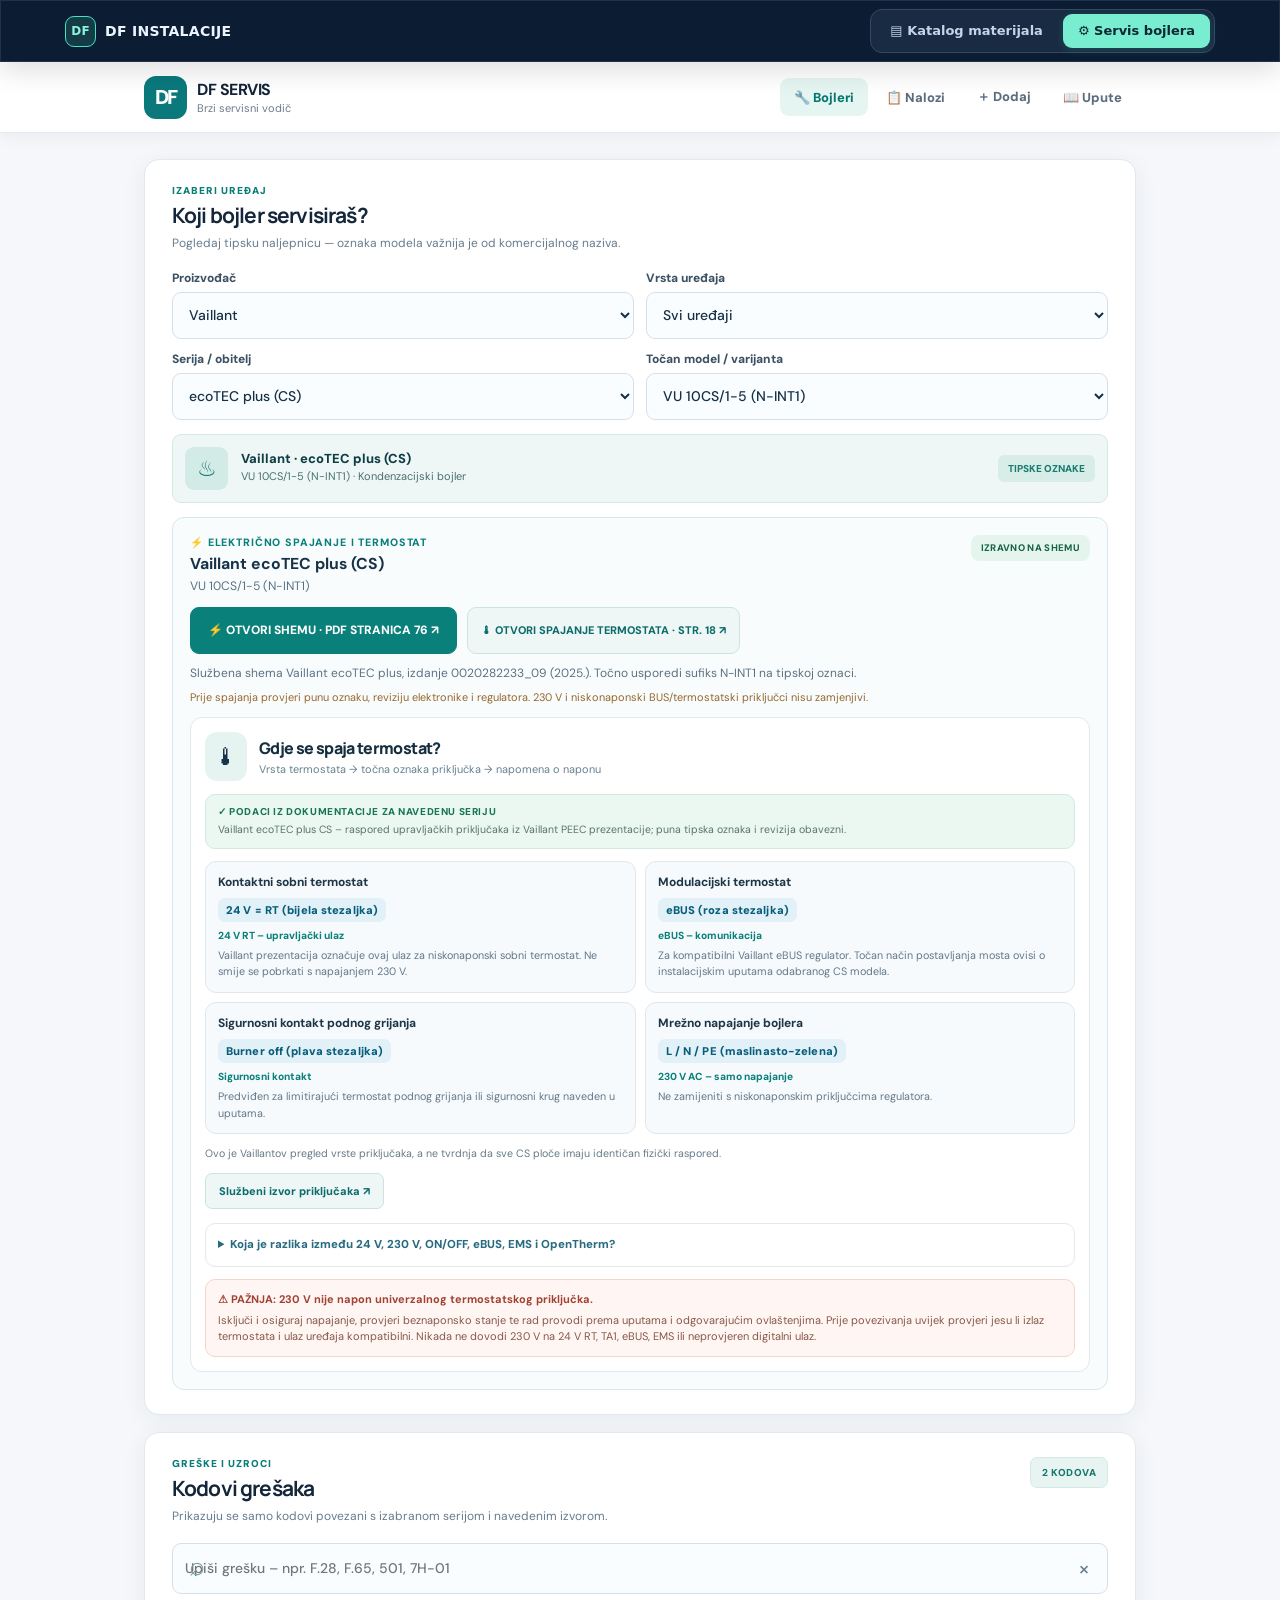
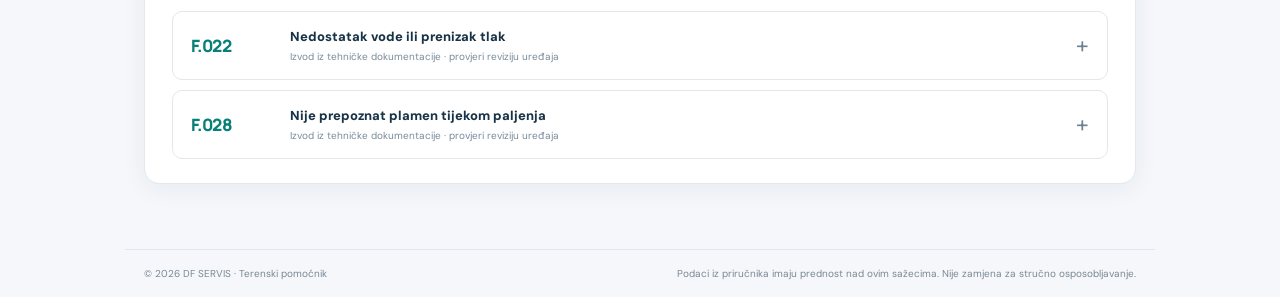
<file: servis.html>
<!DOCTYPE html>
<html lang="hr">
<head>
  <meta charset="UTF-8" />
  <meta name="viewport" content="width=device-width,initial-scale=1,viewport-fit=cover" />
  <meta name="theme-color" content="#071322" />
  <meta name="description" content="DF Servis – terenski pomoćnik za bojlere i dizalice topline: kodovi grešaka, tehnička dokumentacija, servisni nalozi i katalog modela." />
  <title>DF Servis | DF Instalacije</title>
  <link rel="manifest" href="manifest.webmanifest" />
  <link rel="icon" type="image/svg+xml" href="icon.svg" />
  <link rel="stylesheet" href="style.css" />
<style id="df-unified-style">

/* DF — jedinstveni preklopnik Katalog / Servis (ne mijenja originalnu funkcionalnost) */
#df-unified-switch { position: sticky; top: 0; z-index: 9999; display: flex; align-items: center; justify-content: center; min-height: 58px; margin: 0 0 10px; padding: 8px 12px; border: 1px solid #1f3249; border-radius: 15px; background: #0c1d33; box-shadow: 0 10px 26px rgba(0,0,0,.12); font-family: system-ui, -apple-system, Segoe UI, sans-serif; }
#df-unified-switch .df-unified-inner { width: 100%; max-width: 1150px; display: flex; align-items: center; justify-content: space-between; gap: 16px; }
#df-unified-switch .df-unified-brand { display: inline-flex; align-items: center; gap: 9px; color: #ecf5ff; letter-spacing: .02em; font-size: 14px; font-weight: 850; white-space: nowrap; }
#df-unified-switch .df-unified-monogram { display: inline-grid; place-items:center; width: 31px; height: 31px; border: 1px solid #43e2c4; border-radius: 9px; background: #153c46; color: #8bf4db; font-size: 12px; }
#df-unified-switch .df-unified-links { display: inline-flex; gap: 5px; padding: 4px; border: 1px solid #324a60; border-radius: 12px; background: #182b42; }
#df-unified-switch .df-unified-link { display: inline-flex; align-items: center; justify-content: center; gap: 7px; padding: 8px 15px; border: 0; border-radius: 9px; min-height: 34px; font-size: 13px; font-weight: 750; line-height: 1.1; letter-spacing: 0; text-decoration: none; color: #c4d5e7; background: transparent; white-space: nowrap; transition: background-color .16s ease, color .16s ease; }
#df-unified-switch .df-unified-link:hover { background: #28435f; color: white; text-decoration: none; }
#df-unified-switch .df-unified-link[aria-current=page] { color: #0e2734; background: #79edcf; box-shadow: 0 2px 10px rgba(80,240,198,.15); }
#df-unified-switch .df-unified-link:focus-visible { outline: 2px solid #fff; outline-offset: 2px; }
@media screen and (min-width: 1041px) { .df-app .df-sidebar { top: 68px !important; height: calc(100vh - 68px) !important; min-height: 0 !important; } }
@media screen and (max-width: 540px) {
 #df-unified-switch { padding: 7px; margin-bottom: 9px; border-radius: 12px; }
 #df-unified-switch .df-unified-brand { font-size: 0; gap: 0; }
 #df-unified-switch .df-unified-monogram { font-size: 12px; }
 #df-unified-switch .df-unified-inner { gap: 8px; }
 #df-unified-switch .df-unified-links { flex: 1 1 auto; display: flex; }
 #df-unified-switch .df-unified-link { flex: 1 1 0; padding: 9px 7px; font-size: 11.5px; }
}
@media print { #df-unified-switch { display: none !important; } }


/* Sticky service header stays below the shared switch. */
body > .simple-top { top: 0 !important; }
#df-unified-switch { margin-bottom: 0; border-radius: 0; }
@media screen and (min-width: 701px) { .sidebar { top: 58px !important; height: calc(100vh - 58px) !important; } }

</style>
</head>
<body>
<nav id="df-unified-switch" aria-label="Prelazak između kataloga materijala i servisa">
  <div class="df-unified-inner">
    <div class="df-unified-brand"><span class="df-unified-monogram">DF</span><span>DF INSTALACIJE</span></div>
    <div class="df-unified-links">
      <a class="df-unified-link" href="./" >▤ Katalog materijala</a>
      <a class="df-unified-link" href="./servis.html" aria-current="page">⚙ Servis bojlera</a>
    </div>
  </div>
</nav>
<header class="simple-top">
  <div class="simple-top-inner">
    <div class="simple-logo"><span class="simple-mark">DF</span><div><b>DF SERVIS</b><small>Brzi servisni vodič</small></div></div>
    <nav class="simple-nav" aria-label="Izbornik">
      <button class="nav-item active" data-view="diagnostics">🔧 Bojleri</button>
      <button class="nav-item" data-view="jobs">📋 Nalozi</button>
      <button class="nav-item" data-view="catalog">＋ Dodaj</button>
      <button class="nav-item" data-view="documents">📖 Upute</button>
    </nav>
  </div>
</header>
<div class="app-shell">
  <aside class="sidebar" id="sidebar">
    <a class="brand-logo" href="#" aria-label="DF Servis – početna"><span class="brand-mark">D<span>F</span></span><span><strong>DF SERVIS</strong><small>TEHNIČKI ASISTENT</small></span></a>
    <div class="sidebar-heading">RADNI PROSTOR</div>
    <nav class="nav-links" aria-label="Glavna navigacija">
      <button class="nav-item active" data-view="diagnostics"><span class="nav-icon">⌕</span> Dijagnostika <span class="nav-chev">›</span></button>
      <button class="nav-item" data-view="documents"><span class="nav-icon">▤</span> Sheme i priručnici <span class="nav-chev">›</span></button>
      <button class="nav-item" data-view="jobs"><span class="nav-icon">▣</span> Servisni nalozi <span class="nav-chev">›</span></button>
      <button class="nav-item" data-view="catalog"><span class="nav-icon">▦</span> Baza modela <span class="nav-chev">›</span></button>
    </nav>
    <div class="sidebar-heading m-top">PROIZVOĐAČI</div>
    <div class="brand-buttons" id="brandButtons"></div>
    <div class="sidebar-bottom"><div class="online-chip"><span class="live-dot"></span> Zajednički nalozi</div><small>Online nalozi dostupni su nakon prijave šifrom na svim uređajima.</small></div>
  </aside>
  <div class="main-container">
    <header class="topbar"><div class="topbar-left"><button class="mobile-menu" id="menuToggle" aria-label="Otvori izbornik">☰</button><div class="breadcrumbs">RADNI PROSTOR <span>/</span> <strong id="breadcrumbView">Dijagnostika</strong></div></div><div class="topbar-right"><span class="top-pill">HR · EUR</span><span class="current-date" id="todayText"></span></div></header>
    <main class="content">
      <section class="view active" id="view-diagnostics">
        <div class="hero"><div class="hero-copy"><div class="eyebrow"><span class="small-line"></span> DIGITALNI SERVISNI ALAT</div><h1>Odaberi bojler.<br/><em>Otvori shemu.</em></h1><p>Marka → vrsta → model → spajanje termostata, električna shema i greške.</p><div class="hero-badges"><span>◉ 5 proizvođača</span><span>▧ Katalog modela</span><span>✓ Izvori označeni</span></div></div><div class="hero-art" aria-hidden="true"><div class="art-ring ring-one"></div><div class="art-ring ring-two"></div><div class="art-center"><span>DF</span><small>PRO</small></div><div class="art-glow"></div></div></div>
        <div class="stats-grid"><div class="stat-card"><div class="stat-symbol">▦</div><strong id="statModels">0</strong><span>Upisanih modela i varijanti</span></div><div class="stat-card"><div class="stat-symbol">⚡</div><strong id="statFaults">0</strong><span>Provjerenih zapisa o greškama</span></div><div class="stat-card"><div class="stat-symbol">▤</div><strong id="statJobs">0</strong><span>Sačuvanih servisnih naloga</span></div></div>
        <div class="panel"><div class="panel-heading"><div><div class="section-kicker">IZABERI UREĐAJ</div><h2>Koji bojler servisiraš?</h2><p class="panel-subtitle">Pogledaj tipsku naljepnicu — oznaka modela važnija je od komercijalnog naziva.</p></div><span class="panel-tag">KORAK 1</span></div><div class="selector-grid"><label>Proizvođač<select id="brandSelect" aria-label="Proizvođač"></select></label><label>Vrsta uređaja<select id="typeSelect" aria-label="Vrsta uređaja"><option value="all">Svi uređaji</option><option value="condensing">Kondenzacijski</option><option value="atmospheric">Atmosferski</option><option value="turbo">Turbo bojleri</option><option value="heatpump">Dizalice topline</option></select></label><label>Serija / obitelj<select id="familySelect" aria-label="Serija"></select></label><label>Točan model / varijanta<select id="modelSelect" aria-label="Model"></select></label></div><div class="device-preview" id="devicePreview"></div><div id="quickSchema" class="quick-schema" aria-live="polite"></div></div>
        <div class="panel fault-panel"><div class="panel-heading"><div><div class="section-kicker">GREŠKE I UZROCI</div><h2>Kodovi grešaka</h2><p class="panel-subtitle">Prikazuju se samo kodovi povezani s izabranom serijom i navedenim izvorom.</p></div><span class="count-pill" id="faultCount">0 KODOVA</span></div><div class="search-wrap"><span class="search-icon">⌕</span><input id="faultSearch" type="search" placeholder="Upiši grešku – npr. F.28, F.65, 501, 7H-01" autocomplete="off"/><button id="clearFaultSearch" class="clear-btn" aria-label="Očisti pretragu">×</button></div><div id="faultList" class="fault-list"></div></div>
      </section>
      <section class="view" id="view-documents"><div class="page-intro"><div class="section-kicker">TEHNIČKA BIBLIOTEKA</div><h1>Sheme i <em>priručnici.</em></h1><p>Izravni pristup službenim uputama za instalaciju, električno spajanje, regulaciju i hidrauličke sheme. Dokument mora odgovarati oznaci i reviziji uređaja.</p></div><div class="panel"><div class="panel-heading"><div><h2>Odabrani uređaj</h2><p class="panel-subtitle" id="docsCurrent"></p></div><button class="subtle-btn" data-goto="diagnostics">Promijeni model ↗</button></div><div class="notice warning"><strong>Važno za električne spojeve</strong><span>Ne prikazujemo izmišljene kleme ni univerzalne sheme. Položaji priključaka za termostat (ON/OFF, eBUS, EMS, BUS itd.) ovise o konkretnoj elektronici, reviziji i regulatoru. Koristi shemu iz službenog instalacijskog priručnika i provjeri napajanje prije rada. Rad na plinskim i rashladnim sustavima zahtijeva odgovarajuća ovlaštenja.</span></div><div id="docsQuickSchema" class="quick-schema"></div><div class="doc-grid" id="docsList"></div></div><div class="panel"><div class="section-kicker">PRAVILAN REDOSLIJED</div><h2>Kako pronaći točnu shemu?</h2><div class="steps"><div><span>01</span><strong>Prepiši oznaku</strong><p>Pogledaj tipsku pločicu, uključujući sufiks modela i oznaku unutarnje/vanjske jedinice.</p></div><div><span>02</span><strong>Otvori instalacijski priručnik</strong><p>U PDF-u traži poglavlja „Electrical installation”, „Električna instalacija”, „Wiring diagram” ili „Regulacija”.</p></div><div><span>03</span><strong>Provjeri regulator</strong><p>Potvrdi podržava li uređaj kontaktni ili komunikacijski termostat i treba li modul/proširenje.</p></div></div></div></section>
      <section class="view" id="view-jobs"><div class="page-intro"><div class="section-kicker">SERVISNI DNEVNIK</div><h1>Svaki servis, <em>pod kontrolom.</em></h1><p>Evidentiraj klijente, serijske brojeve, kodove kvarova, radove i datume. Nalozi se spremaju u zajedničku online bazu. Svi uređaji prijavljeni šifrom vide iste naloge.</p></div><div class="cloud-gate panel" id="cloudGate">
   <div class="cloud-gate-icon">🔒</div><h2>Prijava u servisne naloge</h2>
   <p id="cloudStatus">Za pristup zajedničkim nalozima potrebna je šifra.</p>
   <div id="cloudSetup" hidden><strong>Potrebno je povezati bazu</strong><p>Prvo postavi svoj Cloudflare Worker i upiši njegov URL u <code>config.js</code>. Upute su u ZIP-u.</p></div>
   <form id="cloudLogin" class="cloud-login" autocomplete="off"><label for="cloudPin">Šifra za pristup nalozima</label><div class="cloud-login-line"><input id="cloudPin" type="password" inputmode="numeric" autocomplete="off" placeholder="Upiši šifru" minlength="4" maxlength="100" required/><button id="cloudLoginBtn" type="submit" class="primary-btn">Otključaj naloge</button></div><span id="cloudLoginError" class="cloud-error" role="alert"></span></form>
   <p class="cloud-security">Kodovi grešaka i sheme dostupni su bez prijave. Za radne naloge potrebna je šifra. Četveroznamenkasta šifra nije jaka zaštita osobnih podataka.</p>
  </div>
  <div class="cloud-tools panel" id="cloudTools" hidden><div><strong>☁ Zajednički servisni nalozi</strong><small id="cloudSyncedAt">Online baza</small></div><div class="cloud-actions"><button type="button" id="cloudRefresh" class="subtle-btn">↻ Osvježi</button><button type="button" id="importLocalJobs" class="subtle-btn">↑ Prenesi stare naloge (<span id="legacyCount">0</span>)</button><button type="button" id="cloudLogout" class="subtle-btn">Odjavi se</button></div></div>
  <div class="jobs-layout" id="jobsLayout" hidden><div class="panel"><div class="panel-heading"><div><h2 id="jobFormTitle">Novi servisni nalog</h2><p class="panel-subtitle">Polja označena zvjezdicom su obavezna.</p></div></div><form id="jobForm"><input type="hidden" id="jobEditId"/><input type="hidden" id="jobOriginalVersion"/><div class="form-grid"><label>Ime klijenta *<input id="jobClient" required placeholder="Ime i prezime / tvrtka"/></label><label>Telefon<input id="jobPhone" placeholder="Kontakt broj" inputmode="tel"/></label><label class="full">Adresa objekta<input id="jobAddress" placeholder="Ulica, mjesto"/></label><label>Datum servisa *<input id="jobDate" type="date" required/></label><label>Status<select id="jobStatus"><option value="Završeno">Završeno</option><option value="U tijeku">U tijeku</option><option value="Čeka dijelove">Čeka dijelove</option></select></label><label class="full">Uređaj / model *<input id="jobModel" required placeholder="npr. Vaillant ecoTEC plus VUW..."/></label><label>Serijski broj<input id="jobSerial" placeholder="Serijski broj"/></label><label>Kod greške<input id="jobError" placeholder="npr. F.028"/></label><label class="full">Simptomi i uzrok<textarea id="jobProblem" rows="2" placeholder="Opis problema, očitanja..."></textarea></label><label class="full">Izvedeni radovi / ugrađeni dijelovi<textarea id="jobWork" rows="3" placeholder="Pregled, mjerenja, zamjene..."></textarea></label><label>Iznos (€)<input id="jobAmount" type="number" min="0" step="0.01" placeholder="0,00"/></label><label>Sljedeći servis<input id="jobNext" type="date"/></label></div><div class="form-actions"><button type="submit" class="primary-btn" id="jobSaveBtn">+ Spremi nalog</button><button type="button" id="jobReset" class="subtle-btn">Očisti polja</button></div></form></div><div class="panel saved-panel"><div class="panel-heading"><div><h2>Spremljeni nalozi</h2><p class="panel-subtitle">Svi prijavljeni uređaji vide zajedničke podatke. Osvježavanje svakih 30 sekundi.</p></div><span class="count-pill" id="jobCountPill">0</span></div><div class="compact-search"><input id="jobSearch" type="search" placeholder="Traži klijenta, model ili adresu..." /></div><div id="jobsList" class="jobs-list"></div><div class="export-actions"><button id="exportJobs" class="subtle-btn">↓ Sigurnosna kopija JSON</button><button id="exportCsv" class="subtle-btn">↓ Izvezi CSV</button><label class="subtle-btn import-label">↑ Uvezi JSON <input type="file" id="importJobs" accept="application/json,.json" hidden /></label></div></div></div></section>
      <section class="view" id="view-catalog"><div class="page-intro"><div class="section-kicker">BAZA UREĐAJA</div><h1>Katalog koji <em>raste s tobom.</em></h1><p>Uključuje početni skup modela i provjerene poveznice na dokumentaciju. Dodaj vlastite modele i kodove grešaka iz točnog servisnog priručnika.</p></div><div class="panel"><div class="panel-heading"><div><h2>Pretraga kataloga</h2><p class="panel-subtitle" id="catalogCountText"></p></div></div><div class="search-wrap"><span class="search-icon">⌕</span><input id="catalogSearch" type="search" placeholder="Traži proizvođača, seriju ili oznaku modela..."/></div><div id="catalogList" class="catalog-list"></div></div><div class="panel"><div class="panel-heading"><div><h2>Dodaj model u katalog</h2><p class="panel-subtitle">Vlastiti unosi dostupni su samo na ovom uređaju dok ne izvezeš kopiju.</p></div></div><form id="addModelForm" class="form-grid"><label>Proizvođač<select id="newBrand" required><option>Vaillant</option><option>Bosch</option><option>Daikin</option><option>Ariston</option><option>Viessmann</option></select></label><label>Vrsta bojlera / uređaja<select id="newCategory"><option value="condensing">Kondenzacijski</option><option value="atmospheric">Atmosferski</option><option value="turbo">Turbo</option><option value="heatpump">Dizalica topline</option></select></label><label>Serija / obitelj *<input id="newFamily" required placeholder="npr. ecoTEC plus"/></label><label>Točan model *<input id="newVariant" required placeholder="npr. VUW 25/32..."/></label><label class="full">Poveznica na službene upute (https://...)<input type="url" id="newDoc" placeholder="https://..."/></label><div class="full form-actions"><button type="submit" class="primary-btn">+ Dodaj model</button></div></form><div class="divider-line"></div><div class="section-kicker">DODAVANJE KODA GREŠKE</div><p class="helper">Kod se povezuje s vlastitom serijom. Obavezno dodaj izvor iz kojeg je prepisan.</p><form id="addFaultForm" class="form-grid"><label>Serija<select id="faultFamily" required></select></label><label>Kod *<input id="newFaultCode" required placeholder="npr. F.123" /></label><label class="full">Značenje *<input id="newFaultTitle" required placeholder="Opis sa servisnog priručnika"/></label><label class="full">Mogući uzroci<textarea id="newFaultCauses" rows="2" placeholder="Jedan uzrok po retku"></textarea></label><label class="full">Sigurne provjere / napomene<textarea id="newFaultChecks" rows="2" placeholder="Jedna napomena po retku"></textarea></label><label class="full">Izvor (URL) *<input id="newFaultSource" required type="url" placeholder="https://službeni-priručnik..."/></label><div class="full form-actions"><button type="submit" class="primary-btn">+ Dodaj kod</button></div></form><div class="divider-line"></div><div class="export-actions"><button class="subtle-btn" id="exportCatalog">↓ Izvezi vlastitu bazu</button><label class="subtle-btn import-label">↑ Uvezi vlastitu bazu <input type="file" id="importCatalog" accept=".json,application/json" hidden /></label></div></div></section>
    </main>
    <footer class="footer"><span>© <span id="year"></span> DF SERVIS · Terenski pomoćnik</span><span>Podaci iz priručnika imaju prednost nad ovim sažecima. Nije zamjena za stručno osposobljavanje.</span></footer>
  </div>
</div>
<div class="toast" id="toast" role="status" aria-live="polite"></div>
<script src="data.js"></script><script src="wiring-data.js"></script><script src="catalog-additions.js"></script><script src="thermostat-data.js"></script><script src="viessmann-data.js"></script><script src="config.js"></script><script src="shared-api.js"></script><script src="app.js"></script>
</body>
</html>
</file>
<file: style.css>
@import url('https://fonts.googleapis.com/css2?family=DM+Sans:wght@400;500;600;700;800&family=Manrope:wght@400;500;600;700;800&display=swap');
:root{--bg:#081421;--panel:#101f30;--panel2:#132539;--line:#243449;--line2:#1b2b3d;--text:#edf5fa;--muted:#99aabd;--soft:#667f96;--accent:#32e4b4;--accent2:#74f7d3;--amber:#ffce83;--red:#ff858c;--sidebar:#0a1827;--shadow:0 26px 64px rgba(0,0,0,.16);font-family:'DM Sans',sans-serif;color:var(--text);color-scheme:dark}
*{box-sizing:border-box}html{scroll-behavior:smooth}body{margin:0;background:var(--bg);font-size:14px}button,input,select,textarea{font:inherit}button{cursor:pointer}a{color:inherit;text-decoration:none}button:focus-visible,a:focus-visible,input:focus-visible,select:focus-visible,textarea:focus-visible{outline:2px solid var(--accent);outline-offset:3px}h1,h2,h3,p{margin:0}.app-shell{min-height:100vh;display:flex}.sidebar{background:var(--sidebar);border-right:1px solid var(--line2);width:270px;flex-shrink:0;position:sticky;top:0;height:100vh;display:flex;flex-direction:column;padding:30px 19px 23px;z-index:30}.brand-logo{display:flex;gap:12px;align-items:center;padding:4px 9px 40px}.brand-mark{width:47px;height:47px;border:1px solid rgba(50,228,180,.58);display:grid;place-items:center;border-radius:13px;font-family:'Manrope',sans-serif;font-size:20px;font-weight:900;letter-spacing:-2px;background:#142e39;box-shadow:inset 0 0 24px #184538}.brand-mark>span{color:var(--accent)}.brand-logo strong{font-family:Manrope,sans-serif;font-size:16px;letter-spacing:.035em;display:block}.brand-logo small{font-size:9px;letter-spacing:.24em;color:#6f94a7;font-weight:800}.sidebar-heading{font-size:10px;color:#6c839b;letter-spacing:.14em;padding:0 14px 13px;font-weight:800}.sidebar-heading.m-top{margin-top:42px}.nav-links{display:grid;gap:7px}.nav-item{border:1px solid transparent;border-radius:11px;background:transparent;color:#a0b3c6;display:flex;gap:11px;align-items:center;padding:13px 12px;width:100%;text-align:left;font-size:13px;font-weight:700}.nav-item:hover{background:#15273a;color:#fff}.nav-item.active{background:#143c3c;border-color:#225852;color:#65f0ce}.nav-icon{font-size:21px;line-height:1;width:24px;text-align:center}.nav-chev{margin-left:auto;color:#5e8298;font-size:19px}.brand-buttons{display:grid;gap:6px}.brand-btn{border:1px solid transparent;border-radius:9px;background:transparent;text-align:left;color:#9caec2;padding:10px 12px;font-weight:700;display:flex;align-items:center;gap:10px}.brand-btn::before{content:'';width:8px;height:8px;border:1px solid currentColor;border-radius:3px;opacity:.75}.brand-btn:hover,.brand-btn.active{background:#14283a;color:#eaf4fa}.brand-btn.active::before{background:var(--accent);border-color:var(--accent)}.sidebar-bottom{margin-top:auto;display:grid;gap:12px;padding:16px 8px 0;border-top:1px solid var(--line2)}.online-chip{font-size:11px;color:#b6d4d0;display:flex;align-items:center;gap:8px;font-weight:800}.live-dot{width:8px;height:8px;border-radius:50%;background:#30d9a5;box-shadow:0 0 0 4px #1b453a}.sidebar-bottom small{color:#6c8299;font-size:10px;line-height:1.65}.main-container{min-width:0;flex:1;display:flex;flex-direction:column}.topbar{height:74px;display:flex;align-items:center;justify-content:space-between;padding:0 clamp(22px,4%,61px);border-bottom:1px solid var(--line2);background:#0b1928}.breadcrumbs{font-size:10px;letter-spacing:.12em;color:#6a8197;font-weight:800}.breadcrumbs span{margin:0 8px;color:#3a5268}.breadcrumbs strong{color:#bbcbda}.topbar-right{display:flex;gap:24px;align-items:center;font-size:11px;color:#718da1}.top-pill{border:1px solid #254038;color:#7ed8bb;border-radius:6px;padding:7px 11px;font-weight:800}.mobile-menu{display:none;background:transparent;color:#fff;border:0;font-size:23px}.content{max-width:1480px;width:100%;margin:0 auto;padding:38px clamp(20px,4%,62px) 74px;flex:1}.view{display:none}.view.active{display:block;animation:fadeIn .22s ease}@keyframes fadeIn{from{opacity:.3;transform:translateY(7px)}to{opacity:1;transform:none}}.hero{min-height:272px;background:linear-gradient(115deg,#102f38,#12353b 44%,#0b2834);border:1px solid #25515a;position:relative;overflow:hidden;border-radius:18px;padding:40px 42px;box-shadow:var(--shadow);display:flex;justify-content:space-between}.hero:before{content:'';position:absolute;inset:0;background:radial-gradient(circle at 82% 50%,rgba(66,218,182,.19),transparent 37%);pointer-events:none}.hero-copy{position:relative;z-index:2;max-width:600px}.eyebrow,.section-kicker{color:var(--accent);font-size:10px;font-weight:900;letter-spacing:.19em}.eyebrow{display:flex;gap:9px;align-items:center}.small-line{width:16px;height:1px;background:var(--accent)}h1,h2,h3{font-family:'Manrope',sans-serif;letter-spacing:-.04em}h1{font-weight:800;font-size:clamp(31px,3vw,45px);line-height:1.22}h1 em{font-style:normal;color:var(--accent)}.hero h1{margin:18px 0 14px}.hero p{color:#a6c2cb;line-height:1.7;max-width:520px;font-size:13px}.hero-badges{display:flex;gap:9px;flex-wrap:wrap;margin-top:24px}.hero-badges span{font-size:10px;font-weight:800;border:1px solid #34655e;border-radius:6px;color:#9ad9cf;padding:7px 9px;background:#18454160}.hero-art{position:relative;min-width:235px;min-height:200px;display:grid;place-items:center}.art-ring{position:absolute;border:1px solid #3abfa078;border-radius:50%;aspect-ratio:1}.ring-one{width:208px}.ring-two{width:154px;border-style:dashed;opacity:.9}.art-center{width:98px;height:98px;border:1px solid var(--accent);border-radius:29px;display:flex;flex-direction:column;align-items:center;justify-content:center;transform:rotate(-8deg);background:linear-gradient(135deg,#184950,#102632);box-shadow:0 0 45px #22c49d3d}.art-center span{font-family:Manrope,sans-serif;font-size:43px;font-weight:900;line-height:1;letter-spacing:-.13em;padding-right:5px}.art-center small{font-size:10px;letter-spacing:.34em;color:var(--accent);padding-left:7px;font-weight:900}.art-glow{position:absolute;width:8px;height:8px;border-radius:50%;background:var(--accent);top:19%;left:17%;box-shadow:0 0 15px var(--accent)}.stats-grid{display:grid;grid-template-columns:repeat(3,minmax(0,1fr));gap:14px;margin:19px 0 23px}.stat-card{border:1px solid var(--line);background:#102133;border-radius:12px;padding:20px 21px;min-height:106px;display:grid;grid-template-columns:36px 1fr;align-items:center;column-gap:10px}.stat-symbol{grid-row:span 2;width:36px;height:36px;border-radius:10px;background:#184339;color:var(--accent);display:grid;place-items:center;font-size:20px}.stat-card strong{font-family:Manrope,sans-serif;font-size:25px;line-height:1.25;font-weight:800}.stat-card>span{color:#839bb0;font-size:11px}.panel{border:1px solid var(--line);border-radius:14px;background:var(--panel);padding:27px 28px;margin-bottom:21px;box-shadow:0 6px 30px #00000009}.panel-heading{display:flex;align-items:start;justify-content:space-between;gap:18px;margin-bottom:24px}.panel h2{font-size:20px;margin:8px 0 6px}.panel-subtitle{color:var(--muted);font-size:12px;line-height:1.65}.panel-tag,.count-pill{border:1px solid #2c524b;background:#16352f;color:#8cdbbd;font-size:10px;letter-spacing:.05em;font-weight:800;padding:8px 11px;border-radius:7px;white-space:nowrap}.selector-grid,.form-grid{display:grid;grid-template-columns:repeat(2,minmax(0,1fr));gap:15px}.selector-grid{grid-template-columns:repeat(4,minmax(0,1fr))}.selector-grid label,.form-grid label{display:flex;flex-direction:column;gap:9px;color:#c5d4df;font-size:11px;font-weight:800}.selector-grid select,.form-grid input,.form-grid select,.form-grid textarea,.compact-search input,.search-wrap input{width:100%;background:#0b1929;border:1px solid #2a4052;color:#e6f0f6;border-radius:8px;padding:12px 13px;min-height:43px;outline:0;min-width:0;font-weight:500;font-size:12px}.selector-grid select:focus,.form-grid input:focus,.form-grid textarea:focus,.form-grid select:focus,.search-wrap input:focus,.compact-search input:focus{border-color:#3fd9b0;box-shadow:0 0 0 3px #3fd9b011}.form-grid textarea{resize:vertical;min-height:84px}.full{grid-column:1/-1}.device-preview{background:#122837;border:1px solid #2b4951;padding:17px 19px;border-radius:10px;display:flex;gap:16px;align-items:center;justify-content:space-between;margin-top:20px}.device-preview .device-icon{height:43px;width:43px;border-radius:9px;background:#214b48;color:var(--accent);display:grid;place-items:center;font-size:22px;flex-shrink:0}.device-info{display:flex;align-items:center;gap:13px;min-width:0}.device-info strong{font-size:13px;font-weight:800;display:block}.device-info small{font-size:11px;color:#9db6be;line-height:1.7;display:block}.device-meta{font-size:10px;color:#86d1b6;background:#19443c;border-radius:6px;padding:7px 10px;white-space:nowrap;font-weight:800}.fault-panel{margin-bottom:0}.search-wrap{position:relative}.search-wrap input{padding-left:44px;padding-right:38px;font-size:13px;height:51px}.search-icon{position:absolute;left:17px;top:9px;font-size:27px;line-height:1;color:#6caeab}.clear-btn{position:absolute;right:10px;top:10px;width:29px;height:29px;background:transparent;color:#7790a5;border:0;font-size:22px}.fault-list{margin-top:17px;display:grid;gap:10px}.fault-item{border:1px solid #2b3e50;background:#0d1e2e;border-radius:10px;overflow:hidden}.fault-toggle{width:100%;display:flex;align-items:center;gap:15px;background:transparent;border:0;color:inherit;text-align:left;padding:16px 18px}.fault-code{min-width:84px;display:inline-block;font-family:Manrope,sans-serif;font-size:17px;color:#71ebc7;font-weight:900;letter-spacing:-.03em}.fault-words{flex:1;min-width:0}.fault-words strong{font-size:13px;font-weight:800;display:block}.fault-words small{color:#7894a7;display:block;margin-top:5px;font-size:10px}.fault-expand{font-size:23px;color:#789bae}.fault-item.open{border-color:#366a66}.fault-details{display:none;padding:4px 19px 19px 117px}.fault-item.open .fault-details{display:block}.fault-item.open .fault-expand{transform:rotate(45deg);color:var(--accent)}.fault-details h4{font-size:11px;color:#8ee7ca;margin:15px 0 8px;text-transform:uppercase;letter-spacing:.1em}.fault-details ul{margin:0;padding-left:18px;color:#b5c8d4;font-size:12px;line-height:1.8}.fault-actions{display:flex;gap:9px;flex-wrap:wrap;margin-top:16px}.small-btn,.subtle-btn{border:1px solid #345063;background:#152b3e;color:#d0e1ec;font-size:11px;font-weight:800;padding:10px 13px;border-radius:7px;display:inline-flex;gap:5px;align-items:center;justify-content:center}.small-btn:hover,.subtle-btn:hover{background:#1d3c50;border-color:#40776f}.source-link{color:var(--accent);text-decoration:underline;text-underline-offset:3px}.empty-state{text-align:center;border:1px dashed #2c4555;border-radius:11px;padding:28px;color:#87a1b4;background:#0c1d2c;font-size:12px;line-height:1.8}.empty-state strong{display:block;color:#d5e5ee;font-size:15px;margin-bottom:5px}.page-intro{margin:0 0 27px;max-width:700px}.page-intro h1{margin:10px 0 12px}.page-intro>p{color:#9fb0c1;font-size:13px;line-height:1.8}.notice{border-radius:10px;border:1px solid #75613f;background:#332b1f;padding:18px 19px;display:grid;gap:7px;margin:4px 0 20px}.notice strong{color:#ffe0a5;font-size:12px}.notice span{color:#e2cba6;font-size:11px;line-height:1.7}.doc-grid{display:grid;grid-template-columns:repeat(2,minmax(0,1fr));gap:14px}.doc-card{border:1px solid #294054;border-radius:11px;background:#0c1d2d;padding:21px;display:flex;flex-direction:column;gap:12px;min-width:0}.doc-icon{width:35px;height:35px;border-radius:9px;display:grid;place-items:center;font-size:22px;color:#68e9c1;background:#174137}.doc-card h3{font-size:14px}.doc-card p{color:#9eb1c0;line-height:1.7;font-size:11px;flex:1}.doc-card a{color:#7ff1c7;font-size:11px;font-weight:800}.doc-card a:hover{text-decoration:underline}.doc-card .file-kind{color:#607e94;font-size:10px;letter-spacing:.09em;text-transform:uppercase;font-weight:800}.steps{display:grid;grid-template-columns:repeat(3,minmax(0,1fr));gap:15px;margin-top:24px}.steps>div{border-left:1px solid #28554b;padding-left:17px}.steps span{display:block;font-size:12px;color:var(--accent);font-weight:900;margin-bottom:11px}.steps strong{font-size:12px}.steps p{font-size:11px;color:#94aabc;line-height:1.7;margin-top:8px}.jobs-layout{display:grid;grid-template-columns:minmax(0,1.15fr) minmax(0,.85fr);gap:17px;align-items:start}.jobs-layout .panel{margin-bottom:0}.form-actions{display:flex;gap:11px;align-items:center;margin-top:18px;flex-wrap:wrap}.primary-btn{border:0;background:var(--accent);color:#052328;padding:12px 17px;border-radius:8px;font-size:12px;font-weight:900}.primary-btn:hover{background:#91f3d7}.saved-panel{min-height:420px}.compact-search input{margin-bottom:15px}.jobs-list{display:grid;gap:10px}.job-card{background:#0c1c2b;border:1px solid #293f50;border-radius:9px;padding:16px}.job-title{font-size:13px;font-weight:800}.job-sub{font-size:11px;line-height:1.65;color:#92aabc;margin-top:6px}.job-meta{display:flex;justify-content:space-between;gap:12px}.job-status{display:inline-block;margin-top:12px;font-size:10px;font-weight:800;color:#7bebc9;border-radius:5px;background:#174034;padding:5px 8px}.job-status.wait{color:#ffdfa5;background:#433324}.job-buttons{display:flex;flex-wrap:wrap;gap:7px;margin-top:13px}.job-buttons button{font-size:10px;background:#142f3d;color:#d5e3eb;border:1px solid #315266;border-radius:6px;padding:7px 9px}.job-buttons button.delete{color:#ff9ca5}.export-actions{display:flex;gap:10px;flex-wrap:wrap;margin-top:20px}.import-label{cursor:pointer}.divider-line{height:1px;background:#2a3c4e;margin:27px 0}.helper{color:#8fa5b8;font-size:11px;margin:11px 0 16px;line-height:1.7}.catalog-list{display:grid;gap:8px;max-height:460px;overflow:auto;margin-top:16px;padding-right:3px}.catalog-entry{display:flex;justify-content:space-between;gap:14px;align-items:center;padding:14px;background:#0d1e2e;border:1px solid #263d4d;border-radius:8px}.catalog-entry strong{font-size:12px;display:block}.catalog-entry small{color:#8097a9;display:block;margin-top:5px;font-size:11px}.catalog-entry button{white-space:nowrap;border:1px solid #376a5d;background:#193b38;color:#8ff1cd;border-radius:6px;padding:9px 12px;font-size:11px;font-weight:800}.footer{padding:20px clamp(20px,4%,62px);border-top:1px solid var(--line2);color:#627c90;font-size:10px;display:flex;justify-content:space-between;gap:15px;line-height:1.7}.toast{position:fixed;right:20px;bottom:20px;background:#244b43;color:#defbec;padding:14px 19px;box-shadow:var(--shadow);border:1px solid #3c9078;z-index:100;border-radius:8px;font-size:12px;font-weight:800;opacity:0;transform:translateY(20px);transition:all .25s ease;pointer-events:none;max-width:320px}.toast.show{opacity:1;transform:none}.mobile-close-overlay{display:none}
@media(max-width:1180px){.sidebar{width:224px;padding-inline:12px}.content{padding-inline:24px}.selector-grid{grid-template-columns:repeat(2,minmax(0,1fr))}.hero-art{min-width:170px}.ring-one{width:160px}.ring-two{width:121px}.art-center{width:83px;height:83px}.hero{padding:31px}.jobs-layout{grid-template-columns:1fr}}
@media(max-width:760px){.sidebar{position:fixed;width:270px;left:0;transform:translateX(-103%);transition:transform .22s ease;box-shadow:var(--shadow)}body.menu-open .sidebar{transform:none}body.menu-open:after{content:'';position:fixed;inset:0;background:#02070c9f;z-index:20}.mobile-menu{display:block;margin-right:12px}.topbar{height:65px;padding-inline:18px}.content{padding:22px 13px 45px}.hero{padding:25px 21px;min-height:252px}.hero-art{position:absolute;right:-54px;top:40px;opacity:.22}.hero h1{font-size:29px}.hero p{font-size:12px}.hero-badges span{font-size:9px}.stats-grid{gap:8px;margin:12px 0}.stat-card{grid-template-columns:1fr;gap:4px;padding:13px 12px;min-height:110px}.stat-symbol{grid-row:auto;width:28px;height:28px;font-size:17px}.stat-card strong{font-size:23px}.stat-card>span{font-size:9px;line-height:1.4}.panel{padding:20px 16px;margin-bottom:13px}.panel h2{font-size:18px}.panel-heading{gap:11px}.panel-tag,.count-pill{font-size:9px;padding:7px}.selector-grid,.form-grid,.doc-grid,.steps{grid-template-columns:1fr}.selector-grid{gap:12px}.device-preview{align-items:start}.device-meta{display:none}.fault-toggle{padding:14px 12px;gap:10px}.fault-code{min-width:69px;font-size:15px}.fault-details{padding:0 13px 17px 13px}.fault-words strong{font-size:12px}.hero-badges{gap:5px}.topbar-right .current-date{display:none}.footer{flex-direction:column;padding:17px}.page-intro h1{font-size:31px}.jobs-layout{gap:12px}.catalog-entry{gap:8px}.catalog-entry button{padding:8px 9px;font-size:10px}}
@media(min-width:761px) and (max-width:940px){.doc-grid,.steps{grid-template-columns:1fr}.stat-card{padding:14px}.footer{flex-direction:column}}
@media print{body{background:#fff;color:#000}.sidebar,.topbar,.footer,.content,.toast{display:none!important}body.printing-job .print-root{display:block!important}.print-root{font-family:Arial,sans-serif;color:#111;padding:12mm;font-size:12px}.print-root h1{font-size:28px}.print-root h2{font-size:15px;margin:23px 0 10px;border-bottom:1px solid #999;padding-bottom:6px}.print-root .print-meta{display:grid;grid-template-columns:1fr 1fr;gap:10px}.print-root p{line-height:1.55}.print-root .print-box{border:1px solid #ccc;border-radius:6px;padding:12px;min-height:70px;white-space:pre-wrap}.print-root .signatures{display:flex;gap:50px;justify-content:space-between;margin-top:62px}.print-root .signatures span{border-top:1px solid #555;width:210px;text-align:center;padding-top:9px}}
@media print{.app-shell{display:none!important}}

/* DF Servis 2 – jednostavan rad na terenu i shema kao primarna radnja */
.hero { min-height:0!important;padding:23px 28px!important; }
.hero-art,.stats-grid,.hero-badges,.eyebrow { display:none!important; }
.hero h1 { font-size:clamp(1.7rem,4vw,2.55rem)!important;line-height:1.12!important;margin:0 0 10px!important; }
.hero-copy p {max-width:700px!important;font-size:0.98rem!important;}
.panel-heading {margin-bottom:16px!important;}
.panel-tag {display:none!important;}
.quick-schema {margin-top:18px;padding:18px 20px;border-radius:16px;background:linear-gradient(130deg,rgba(9,36,54,.97),rgba(17,56,72,.93));border:1px solid rgba(76,194,218,.38);color:#e9f6fa;}
.schema-head {display:flex;align-items:flex-start;justify-content:space-between;gap:12px;flex-wrap:wrap;margin-bottom:13px;}
.schema-head>div {display:flex;flex-direction:column;gap:4px;}
.schema-head strong {font-size:1.13rem;color:white;}
.schema-head small,.schema-note {color:#c0d7e4;font-size:.87rem;}
.schema-kicker {color:#7ce4db;font-size:.76rem;font-weight:800;letter-spacing:.08em;}
.schema-status {font-size:.68rem;letter-spacing:.035em;font-weight:800;padding:7px 10px;border-radius:8px;background:rgba(246,184,70,.18);color:#ffe09d;}
.schema-ok {background:rgba(77,211,175,.17);color:#89eed1;}
.schema-buttons {display:flex;flex-wrap:wrap;gap:10px;margin-bottom:10px;}
.schema-buttons a {display:inline-flex;align-items:center;justify-content:center;text-decoration:none;white-space:normal;min-height:44px;text-align:center;}
.schema-primary {background:#10b7b9!important;color:#04252e!important;border-color:#10b7b9!important;font-weight:800!important;}
.schema-secondary {background:rgba(255,255,255,.08)!important;color:#f0fbfc!important;border:1px solid rgba(255,255,255,.35)!important;}
.schema-note {line-height:1.5;margin:7px 0!important;}
.schema-warning {font-size:.78rem;line-height:1.5;color:#ffd49d;margin:7px 0 0!important;}
#docsQuickSchema {margin-top:0;margin-bottom:21px;}
@media(max-width:650px) {.quick-schema{padding:14px;}.schema-buttons {flex-direction:column;}.schema-buttons a{width:100%;}.hero{padding:16px!important;}}

/* DF SERVIS 2.2 — izbor termostata */
.thermo-panel{margin-top:18px;padding:16px;background:linear-gradient(180deg,rgba(9,35,55,.94),rgba(10,27,44,.98));border:1px solid rgba(84,163,203,.28);border-radius:16px;color:#edf8ff}
.thermo-heading{display:flex;align-items:center;gap:12px;margin-bottom:13px}
.thermo-heading-icon{font-size:24px;background:rgba(80,168,227,.15);border-radius:12px;padding:9px}
.thermo-heading h3{font-size:1.1rem;font-weight:850;margin:0 0 3px}
.thermo-heading p{font-size:.78rem;margin:0;color:#9cc2d9}
.thermo-verified{background:rgba(29,180,124,.11);border:1px solid rgba(74,206,160,.32);border-radius:10px;padding:10px 12px;margin-bottom:12px;display:flex;flex-direction:column;gap:4px}
.thermo-verified span{color:#7ce9c0;font-size:.71rem;font-weight:800;letter-spacing:.06em}
.thermo-verified small{font-size:.75rem;color:#c0dae7;line-height:1.5}
.thermo-rows{display:grid;grid-template-columns:repeat(2,minmax(0,1fr));gap:9px}
.thermo-row{padding:12px;background:#102b42;border:1px solid rgba(167,208,234,.16);border-radius:11px;min-width:0}
.thermo-row-main{display:flex;flex-direction:column;align-items:flex-start;gap:7px;margin-bottom:7px}
.thermo-row-main strong{font-size:.86rem;line-height:1.4;color:#fff}
.thermo-terminal{display:inline-block;white-space:normal;overflow-wrap:anywhere;border-radius:7px;background:#184c6b;color:#aee7ff;padding:5px 8px;font-size:.8rem;font-weight:850;letter-spacing:.01em}
.thermo-signal{font-size:.73rem;font-weight:750;color:#88dbdf;margin-bottom:5px}
.thermo-row p{margin:0;color:#afc6d4;line-height:1.55;font-size:.77rem}
.thermo-note{color:#a9cadb;font-size:.76rem;line-height:1.5;margin:12px 0 4px}
.thermo-source{display:flex;flex-wrap:wrap;gap:8px;margin-top:11px}
.thermo-source a{background:#133f61;color:#c8f0ff;border:1px solid #276b94;text-decoration:none}
.thermo-unverified{border:1px solid rgba(242,184,78,.32);border-radius:10px;padding:13px;background:rgba(218,154,41,.1)}
.thermo-unverified strong{color:#ffd385;font-size:.87rem}
.thermo-unverified p{margin:5px 0 0;color:#ebd7bb;font-size:.79rem;line-height:1.5}
.thermo-extra{margin-top:14px;border:1px solid rgba(171,203,221,.2);border-radius:10px}
.thermo-extra summary{cursor:pointer;padding:13px 12px;font-size:.82rem;font-weight:800;color:#d7f0ff;line-height:1.4;list-style-position:inside}
.thermo-guide{display:grid;grid-template-columns:repeat(2,minmax(0,1fr));gap:10px;padding:0 12px 12px}
.thermo-guide-row{background:#0f293e;border:1px solid rgba(173,210,231,.14);border-radius:10px;padding:10px;min-width:0}
.thermo-guide-row strong{display:block;font-size:.82rem;color:#d6f8ff;margin-bottom:6px}
.thermo-guide-row span{display:block;color:#80d5ff;font-size:.75rem;font-weight:800;overflow-wrap:anywhere;margin-bottom:5px}
.thermo-guide-row p{margin:0;color:#b8cfde;font-size:.75rem;line-height:1.5}
.thermo-alert{padding:11px 12px;margin-top:12px;background:rgba(226,93,70,.1);border:1px solid rgba(234,111,90,.29);border-radius:10px;color:#f2c8c0;line-height:1.5;font-size:.75rem}
.thermo-alert strong{display:block;color:#ffc0ac;margin-bottom:4px}
@media(max-width:700px){.thermo-rows,.thermo-guide{grid-template-columns:1fr}.thermo-panel{padding:13px}.thermo-source a{width:100%;text-align:center}}

/* DF Servis 2.3 — minimalno sučelje: odabir → shema → greške */
:root {--bg:#f5f7fa;--panel:#fff;--text:#132338;--muted:#5d7084;--line:#e0e8ef;--accent:#0c807c; color-scheme:light;}
html,body{background:#f5f7fa;color:#132338;font-size:14px}
.simple-top{position:sticky;z-index:40;top:0;background:#fff;border-bottom:1px solid #e5eaf0;box-shadow:0 2px 16px #152b4410}
.simple-top-inner{max-width:1030px;margin:auto;min-height:70px;padding:10px 19px;display:flex;justify-content:space-between;gap:15px;align-items:center}
.simple-logo{display:flex;gap:10px;align-items:center;white-space:nowrap}.simple-mark{width:43px;height:43px;border-radius:12px;background:#0b797c;color:white;display:grid;place-items:center;font-size:20px;font-weight:900;letter-spacing:-2px}.simple-logo b{font-size:16px;letter-spacing:-.03em}.simple-logo small{display:block;color:#6b7c8c;font-size:11px;margin-top:1px}
.simple-nav{display:flex;gap:4px}.simple-nav .nav-item{border:0;border-radius:9px;background:transparent;color:#5b6c7d;padding:10px 14px;width:auto;white-space:nowrap;font-size:13px;font-weight:800;justify-content:center;display:block}
.simple-nav .nav-item:hover,.simple-nav .nav-item.active{background:#e5f5f2;color:#05766c;border-color:transparent}
.app-shell{display:block;min-height:calc(100vh - 70px)}.sidebar,.topbar{display:none!important}.main-container{display:block;max-width:none}.content{max-width:1030px;padding:26px 19px 48px}
.hero,.stats-grid{display:none!important}.panel{background:#fff;color:#132338;border:1px solid #e1e8ee;box-shadow:0 5px 24px #102d4810;padding:24px 27px;border-radius:15px;margin-bottom:17px}
.panel-heading{margin-bottom:17px}.panel h2{font-size:21px;color:#14263a;margin:4px 0 5px}.panel-subtitle{color:#687c8d}.section-kicker{color:#087e79;font-size:10px;letter-spacing:.10em}
.selector-grid{grid-template-columns:repeat(2,minmax(0,1fr));gap:12px}.selector-grid label,.form-grid label{color:#3b5163;font-size:12px;gap:6px}
.selector-grid select,.form-grid input,.form-grid select,.form-grid textarea,.compact-search input,.search-wrap input{background:#fafdff;border:1px solid #d6e0e9;color:#163046;border-radius:9px;font-size:14px;padding:11px 12px;min-height:47px}
.selector-grid select:focus,.form-grid input:focus,.form-grid textarea:focus,.form-grid select:focus,.search-wrap input:focus,.compact-search input:focus{border-color:#0d928b;box-shadow:0 0 0 3px #18a89b1c}
.device-preview{background:#eef7f6;border:1px solid #d4eae7;color:#123b43;border-radius:9px;margin-top:14px;padding:12px}.device-preview .device-icon{background:#d2ebe6;color:#14786e}.device-info strong{color:#0e3d44}.device-info small{color:#49706c}.device-meta{background:#d8ede8;color:#177b6f}
.quick-schema{background:#f9fcfd;color:#132b3b;border:1px solid #d8e7ec;border-radius:12px;padding:17px;margin-top:14px}
.schema-kicker{color:#087f7b}.schema-head strong{color:#173247}.schema-head small,.schema-note{color:#5b7182}.schema-status{background:#fff2d8;color:#89601f}.schema-ok{background:#e5f5ed;color:#176447}
.schema-primary{background:#087f79!important;color:#fff!important;border:1px solid #087f79!important;min-height:47px!important;border-radius:9px!important}
.schema-secondary{color:#14577a!important;background:#eaf5fa!important;border:1px solid #cfe3eb!important;border-radius:9px!important}
.schema-warning{color:#96672c}.schema-note{font-size:12px!important}
.thermo-panel{background:#fff;color:#18344a;border:1px solid #e2e9ee;border-radius:12px;margin-top:12px;padding:14px}
.thermo-heading-icon{background:#e6f4f1}.thermo-heading h3{color:#152f40;font-size:16px}.thermo-heading p{color:#67808f}.thermo-verified{background:#eaf8f1;border:1px solid #d1eadd}.thermo-verified span{color:#177553}.thermo-verified small{color:#5a736a}
.thermo-rows{grid-template-columns:repeat(2,minmax(0,1fr));gap:9px}.thermo-row{background:#f7fafc;border-color:#dfe7ed;padding:12px}.thermo-row-main strong{color:#1c3547}.thermo-terminal{background:#e2f0f8;color:#075d7a}.thermo-signal{color:#087f79}.thermo-row p{color:#62788a}.thermo-note{color:#657a88}.thermo-source a{background:#e6f2f8;color:#186385;border-color:#cbdfe8}
.thermo-unverified{background:#fff8e8;border-color:#ecd6a6}.thermo-unverified strong{color:#926217}.thermo-unverified p{color:#806c4d}.thermo-extra{border-color:#e2e9ee}.thermo-extra summary{color:#286a80}.thermo-guide-row{background:#f4f9fb;border-color:#dce7ed}.thermo-guide-row strong{color:#264456}.thermo-guide-row span{color:#18799c}.thermo-guide-row p{color:#617789}.thermo-alert{background:#fff6f3;color:#885749;border-color:#f4d6c9;font-size:11px}.thermo-alert strong{color:#a14131}
.count-pill{background:#e7f4f1;border-color:#d4eae5;color:#14776c}.fault-item{border-color:#e0e8ee;background:#fff}.fault-code{color:#087f79}.fault-words strong{color:#183246}.fault-words small{color:#778b9b}.fault-expand{color:#6d8090}.fault-item.open{border-color:#1b988b}.fault-details,.fault-details h4{color:#213c50}.fault-details li{color:#516a7d}.search-icon{color:#77a0a0}.clear-btn{color:#637e8b}
.page-intro h1,.page-intro h1 em{color:#174658}.page-intro p{color:#6b7d8b}.notice.warning{color:#795920;background:#fff7df;border-color:#eadab3}.doc-card,.job-card,.catalog-entry{background:#f9fcfd;border-color:#e1e9ef;color:#173247}.doc-card p,.doc-card .file-kind,.job-sub,.catalog-entry small{color:#597284}.primary-btn{background:#0a807a!important;color:#fff!important;border-color:#0a807a!important}.subtle-btn,.small-btn,.catalog-entry button{color:#0b6c6b!important;background:#eef7f6!important;border:1px solid #cce4df!important}
.footer{background:#f5f7fa;border-color:#e0e8ef;color:#798895;max-width:1030px;margin:auto;padding:15px 19px}
#view-documents .steps{display:none}
#view-catalog .page-intro,#view-jobs .page-intro,#view-documents .page-intro{margin-bottom:16px}
@media(max-width:680px){.simple-top-inner{display:block;padding:11px 13px 10px}.simple-logo{margin:0 0 9px}.simple-mark{width:36px;height:36px;font-size:18px}.simple-nav{display:grid;grid-template-columns:repeat(4,minmax(0,1fr));gap:3px}.simple-nav .nav-item{padding:11px 3px;font-size:11px}.content{padding:14px 10px 32px}.panel{padding:17px 13px;margin-bottom:10px;border-radius:12px}.panel h2{font-size:19px}.selector-grid{grid-template-columns:1fr;gap:10px}.quick-schema{padding:12px}.schema-buttons{display:grid;gap:7px}.schema-buttons a{width:100%}.schema-head strong{font-size:15px}.thermo-rows,.thermo-guide{grid-template-columns:1fr}.thermo-panel{padding:12px}.panel-heading{align-items:center}.footer{padding:13px 12px}}
@media print{.simple-top{display:none!important}}

/* DF SERVIS – zajednicka prijava */
[hidden]{display:none!important}
.cloud-gate{max-width:650px;margin:0 auto 20px;padding:32px;text-align:center}
.cloud-gate-icon{font-size:38px;margin-bottom:10px}
.cloud-gate h2{margin:0 0 10px}
.cloud-gate p{color:#62758a;line-height:1.5}
.cloud-login{margin:24px auto;max-width:480px;text-align:left}
.cloud-login>label{display:block;font-weight:700;margin-bottom:8px}
.cloud-login-line{display:flex;gap:10px;flex-wrap:wrap}
.cloud-login-line input{flex:1;min-width:140px;padding:12px 15px;border:1px solid #ccd8e5;border-radius:12px;font-size:16px;min-height:48px}
.cloud-login-line button{min-height:48px}
.cloud-error{display:block;min-height:23px;margin-top:8px;color:#a12734;font-weight:600}
.cloud-security{font-size:12px}
#cloudSetup{padding:14px;background:#fff1d9;border-radius:12px;text-align:left}
.cloud-tools{display:flex;align-items:center;justify-content:space-between;gap:12px;flex-wrap:wrap;padding:15px 22px;margin-bottom:18px}
.cloud-tools strong{display:block;color:#07596a}.cloud-tools small{display:block;margin-top:2px;color:#778494}
.cloud-actions{display:flex;flex-wrap:wrap;gap:8px}
@media(max-width:600px){.cloud-gate{padding:22px 16px}.cloud-login-line button{width:100%}.cloud-actions button{flex:1 1 auto}}
</file>
